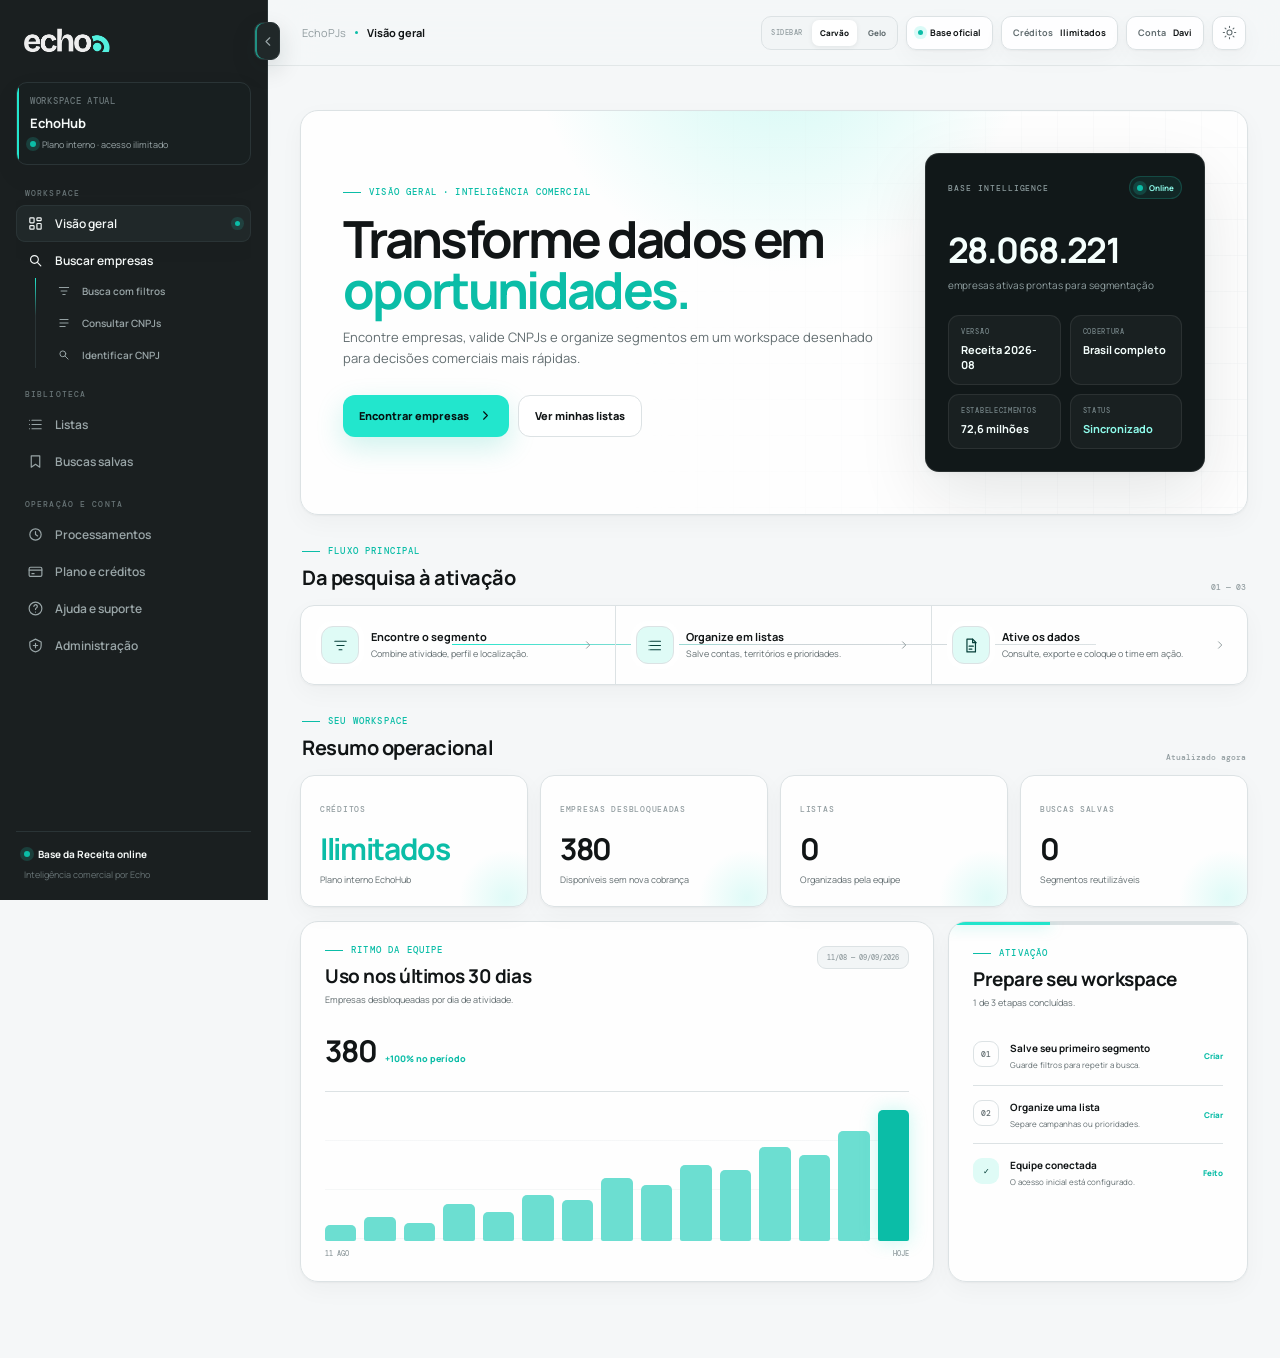
<file: design-previews/premium-dashboard-concept.html>
<!doctype html>
<html lang="pt-BR" data-theme="light" data-rail-style="charcoal">
<head>
  <meta charset="utf-8">
  <meta name="viewport" content="width=device-width, initial-scale=1">
  <title>EchoPJs — conceito premium/tech</title>
  <style>
    @import url("https://fonts.googleapis.com/css2?family=DM+Mono:wght@400;500&family=Manrope:wght@400;500;600;700;800&display=swap");

    :root {
      color-scheme: light;
      --accent: #22e6cd;
      --accent-strong: #0bbda7;
      --accent-ink: #063f39;
      --accent-soft: #dffbf6;
      --canvas: #f5f7f8;
      --surface: rgba(255, 255, 255, .88);
      --surface-solid: #ffffff;
      --surface-soft: #f2f5f6;
      --ink: #111516;
      --muted: #626d70;
      --quiet: #929da0;
      --line: #dce2e4;
      --line-strong: #cbd3d6;
      --shadow-sm: 0 1px 2px rgba(11, 25, 27, .04), 0 8px 24px rgba(11, 25, 27, .035);
      --shadow-lg: 0 24px 70px rgba(10, 30, 31, .10), 0 2px 8px rgba(10, 30, 31, .04);
      --radius-sm: 9px;
      --radius-md: 14px;
      --radius-lg: 18px;
      --rail-width: 268px;
      --rail-bg: #fbfcfc;
      --rail-surface: #ffffff;
      --rail-active: #f3f7f6;
      --rail-ink: #111516;
      --rail-muted: #677174;
      --rail-quiet: #929da0;
      --rail-line: #e0e5e6;
    }

    :root[data-theme="dark"] {
      color-scheme: dark;
      --canvas: #0e1112;
      --surface: rgba(24, 30, 31, .88);
      --surface-solid: #181e1f;
      --surface-soft: #111617;
      --ink: #f5f9f8;
      --muted: #a7b0b1;
      --quiet: #707b7d;
      --line: #293133;
      --line-strong: #394446;
      --accent-soft: rgba(34, 230, 205, .11);
      --accent-ink: #a8fff3;
      --shadow-sm: 0 1px 2px rgba(0, 0, 0, .22), 0 10px 28px rgba(0, 0, 0, .12);
      --shadow-lg: 0 28px 80px rgba(0, 0, 0, .32);
    }

    :root[data-rail-style="charcoal"] {
      --rail-bg: #111617;
      --rail-surface: #181f20;
      --rail-active: #202829;
      --rail-ink: #f4f8f7;
      --rail-muted: #9aa6a8;
      --rail-quiet: #697577;
      --rail-line: #2a3436;
    }

    * { box-sizing: border-box; }
    html { background: var(--canvas); }
    body { min-width: 320px; margin: 0; color: var(--ink); background: var(--canvas); font-family: "Manrope", system-ui, sans-serif; -webkit-font-smoothing: antialiased; }
    button, a { color: inherit; font: inherit; }
    button { border: 0; }
    svg { display: block; }

    .app { min-height: 100vh; }
    .rail { position: fixed; z-index: 30; inset: 0 auto 0 0; display: flex; width: var(--rail-width); flex-direction: column; padding: 20px 16px 16px; border-right: 1px solid var(--rail-line); color: var(--rail-ink); background: color-mix(in srgb, var(--rail-bg) 96%, transparent); backdrop-filter: blur(24px); transition: width .22s ease, padding .22s ease; }
    .brand { display: flex; height: 42px; align-items: center; gap: 10px; padding: 0 7px; }
    .brand img { width: 112px; height: 38px; object-fit: contain; object-position: left center; }
    .brand-logo-charcoal { display: none; }
    :root[data-rail-style="charcoal"] .brand-logo-ice { display: none; }
    :root[data-rail-style="charcoal"] .brand-logo-charcoal { display: block; }
    .collapse { position: absolute; z-index: 3; top: 22px; right: -13px; display: grid; width: 26px; height: 38px; place-items: center; border: 1px solid var(--rail-line); border-radius: 9px; color: var(--rail-muted); background: var(--rail-active); box-shadow: inset 2px 0 0 color-mix(in srgb, var(--accent) 55%, transparent), 0 9px 24px rgba(10, 25, 27, .14); cursor: pointer; transition: color .15s ease, background .15s ease, transform .15s ease; }
    .collapse:hover { color: var(--rail-ink); background: color-mix(in srgb, var(--rail-active) 76%, var(--accent-soft)); transform: translateX(1px); }
    .collapse svg { width: 15px; fill: none; stroke: currentColor; stroke-width: 1.8; stroke-linecap: round; stroke-linejoin: round; transition: transform .22s ease; }

    .org-card { position: relative; margin: 20px 0 24px; padding: 13px; overflow: hidden; border: 1px solid var(--rail-line); border-radius: 11px; background: var(--rail-surface); box-shadow: 0 10px 28px rgba(0, 0, 0, .06); }
    .org-card::before { position: absolute; inset: 0 auto 0 0; width: 2px; background: var(--accent); content: ""; }
    .org-card small, .org-card strong { display: block; }
    .org-card small { color: var(--rail-quiet); font: 500 9px/1.2 "DM Mono", monospace; letter-spacing: .08em; text-transform: uppercase; }
    .org-card strong { margin-top: 7px; font-size: 13px; }
    .org-meta { display: flex; align-items: center; gap: 6px; margin-top: 6px; color: var(--rail-muted); font-size: 9px; }
    .status-dot { width: 6px; height: 6px; border-radius: 99px; background: var(--accent-strong); box-shadow: 0 0 0 4px color-mix(in srgb, var(--accent) 16%, transparent); }

    .nav { min-height: 0; overflow-y: auto; scrollbar-width: thin; }
    .nav-label { display: block; margin: 20px 9px 8px; color: var(--rail-quiet); font: 500 8px/1 "DM Mono", monospace; letter-spacing: .14em; text-transform: uppercase; }
    .nav-label:first-child { margin-top: 0; }
    .nav-item, .nav-parent { display: flex; width: 100%; align-items: center; gap: 11px; padding: 10px 11px; border-radius: 9px; color: var(--rail-muted); background: transparent; cursor: pointer; text-align: left; text-decoration: none; transition: color .15s ease, background .15s ease, transform .15s ease; }
    .nav-item:hover { color: var(--rail-ink); background: color-mix(in srgb, var(--rail-active) 72%, transparent); }
    .nav-item.active { color: var(--rail-ink); background: var(--rail-active); box-shadow: inset 0 0 0 1px var(--rail-line), 0 6px 18px rgba(0, 0, 0, .07); }
    .nav-item.active::after { width: 5px; height: 5px; margin-left: auto; border-radius: 99px; background: var(--accent-strong); box-shadow: 0 0 0 4px color-mix(in srgb, var(--accent) 13%, transparent); content: ""; }
    .nav-item svg, .nav-parent svg { width: 17px; height: 17px; flex: 0 0 auto; fill: none; stroke: currentColor; stroke-width: 1.65; stroke-linecap: round; stroke-linejoin: round; }
    .nav-item span, .nav-parent span { overflow: hidden; font-size: 12px; font-weight: 600; text-overflow: ellipsis; white-space: nowrap; }
    .nav-parent { padding-bottom: 7px; color: var(--rail-ink); cursor: default; }
    .subnav { position: relative; display: grid; gap: 2px; margin-left: 19px; padding-left: 13px; }
    .subnav::before { position: absolute; inset: 2px auto 2px 0; width: 1px; background: linear-gradient(var(--accent), var(--rail-line) 42%, var(--rail-line)); content: ""; }
    .subnav .nav-item { padding: 8px 9px; }
    .subnav .nav-item span { font-size: 10px; }
    .subnav .nav-item svg { width: 14px; height: 14px; }

    .rail-foot { margin-top: auto; padding: 15px 8px 3px; border-top: 1px solid var(--rail-line); }
    .rail-foot-row { display: flex; align-items: center; gap: 8px; font-size: 10px; font-weight: 700; }
    .rail-foot p { margin: 7px 0 0; color: var(--rail-quiet); font-size: 9px; }

    .frame { min-height: 100vh; margin-left: var(--rail-width); transition: margin-left .22s ease; }
    .topbar { position: sticky; z-index: 20; top: 0; display: flex; height: 66px; align-items: center; justify-content: space-between; padding: 0 34px; border-bottom: 1px solid color-mix(in srgb, var(--line) 76%, transparent); background: color-mix(in srgb, var(--canvas) 82%, transparent); backdrop-filter: blur(22px); }
    .crumb { display: flex; align-items: center; gap: 9px; color: var(--quiet); font-size: 11px; }
    .crumb b { color: var(--ink); font-weight: 700; }
    .crumb i { width: 3px; height: 3px; border-radius: 99px; background: var(--accent-strong); }
    .top-actions { display: flex; align-items: center; gap: 8px; }
    .preview-variants { display: flex; height: 34px; align-items: center; gap: 3px; padding: 3px; border: 1px solid var(--line); border-radius: 10px; background: var(--surface-soft); }
    .preview-variants > span { padding: 0 6px; color: var(--quiet); font: 500 7px/1 "DM Mono", monospace; letter-spacing: .08em; text-transform: uppercase; }
    .preview-variants button { height: 26px; padding: 0 8px; border-radius: 7px; color: var(--muted); background: transparent; cursor: pointer; font-size: 8px; font-weight: 800; }
    .preview-variants button.active { color: var(--ink); background: var(--surface-solid); box-shadow: 0 1px 5px rgba(10, 25, 27, .08); }
    .signal, .icon-button { display: inline-flex; height: 34px; align-items: center; gap: 7px; padding: 0 11px; border: 1px solid var(--line); border-radius: 10px; color: var(--muted); background: var(--surface); box-shadow: var(--shadow-sm); font-size: 9px; font-weight: 700; }
    .signal strong { color: var(--ink); }
    .signal .status-dot { width: 5px; height: 5px; }
    .icon-button { width: 34px; justify-content: center; padding: 0; cursor: pointer; }
    .icon-button svg { width: 15px; fill: none; stroke: currentColor; stroke-width: 1.7; stroke-linecap: round; stroke-linejoin: round; }

    .content { width: min(1260px, calc(100% - 64px)); margin: 0 auto; padding: 44px 0 76px; }
    .hero { position: relative; display: grid; min-height: 278px; grid-template-columns: minmax(0, 1.35fr) minmax(280px, .65fr); gap: 36px; align-items: center; padding: 42px; overflow: hidden; border: 1px solid var(--line); border-radius: var(--radius-lg); background: var(--surface); box-shadow: var(--shadow-sm); }
    .hero::before { position: absolute; width: 540px; height: 540px; top: -360px; left: 22%; border-radius: 50%; background: radial-gradient(circle, color-mix(in srgb, var(--accent) 22%, transparent), transparent 66%); content: ""; pointer-events: none; }
    .hero::after { position: absolute; inset: 0; opacity: .36; background-image: linear-gradient(color-mix(in srgb, var(--line) 45%, transparent) 1px, transparent 1px), linear-gradient(90deg, color-mix(in srgb, var(--line) 45%, transparent) 1px, transparent 1px); background-size: 36px 36px; mask-image: linear-gradient(90deg, transparent 34%, #000); content: ""; pointer-events: none; }
    .hero-copy, .intelligence-card { position: relative; z-index: 1; }
    .eyebrow { display: flex; align-items: center; gap: 8px; color: var(--accent-strong); font: 500 9px/1 "DM Mono", monospace; letter-spacing: .13em; text-transform: uppercase; }
    .eyebrow::before { width: 18px; height: 1px; background: currentColor; content: ""; }
    h1 { max-width: 760px; margin: 16px 0 13px; font-size: clamp(38px, 4vw, 62px); font-weight: 700; letter-spacing: -.052em; line-height: .98; }
    h1 span { color: var(--accent-strong); }
    .hero-copy > p { max-width: 620px; margin: 0; color: var(--muted); font-size: 13px; line-height: 1.65; }
    .hero-actions { display: flex; flex-wrap: wrap; gap: 9px; margin-top: 25px; }
    .primary, .secondary { display: inline-flex; height: 42px; align-items: center; justify-content: center; gap: 9px; padding: 0 16px; border-radius: 12px; cursor: pointer; font-size: 11px; font-weight: 800; }
    .primary { color: #061211; background: var(--accent); box-shadow: 0 10px 28px rgba(15, 194, 171, .20); }
    .secondary { border: 1px solid var(--line); color: var(--ink); background: var(--surface-solid); }
    .primary svg, .secondary svg { width: 15px; fill: none; stroke: currentColor; stroke-width: 1.8; stroke-linecap: round; stroke-linejoin: round; }

    .intelligence-card { padding: 22px; border: 1px solid rgba(255, 255, 255, .10); border-radius: 14px; color: #f5fffd; background: #111819; box-shadow: var(--shadow-lg); }
    .intel-head { display: flex; align-items: center; justify-content: space-between; gap: 16px; }
    .intel-head span { color: #8c9b9d; font: 500 8px/1 "DM Mono", monospace; letter-spacing: .12em; text-transform: uppercase; }
    .live-pill { display: inline-flex; align-items: center; gap: 6px; padding: 5px 7px; border: 1px solid rgba(34, 230, 205, .18); border-radius: 99px; color: #8ffcec; background: rgba(34, 230, 205, .07); font-size: 8px; font-weight: 700; }
    .intel-number { margin: 27px 0 4px; font-size: 35px; font-weight: 700; letter-spacing: -.045em; }
    .intel-caption { color: #91a0a2; font-size: 10px; }
    .intel-grid { display: grid; grid-template-columns: 1fr 1fr; gap: 9px; margin-top: 23px; }
    .intel-grid div { padding: 12px; border: 1px solid rgba(255, 255, 255, .08); border-radius: 11px; background: rgba(255, 255, 255, .035); }
    .intel-grid small, .intel-grid strong { display: block; }
    .intel-grid small { color: #748386; font: 500 7px/1 "DM Mono", monospace; letter-spacing: .1em; text-transform: uppercase; }
    .intel-grid strong { margin-top: 7px; font-size: 11px; }

    .section-head { display: flex; align-items: end; justify-content: space-between; gap: 24px; margin: 32px 2px 14px; }
    .section-head h2 { margin: 8px 0 0; font-size: 20px; letter-spacing: -.025em; }
    .section-head p { margin: 0; color: var(--quiet); font: 500 8px/1 "DM Mono", monospace; }

    .workflow { position: relative; display: grid; grid-template-columns: repeat(3, 1fr); overflow: hidden; border: 1px solid var(--line); border-radius: var(--radius-md); background: var(--surface); box-shadow: var(--shadow-sm); }
    .workflow::before { position: absolute; z-index: 0; top: 38px; right: 16%; left: 16%; height: 1px; background: linear-gradient(90deg, var(--accent), var(--line-strong) 50%, var(--line)); content: ""; }
    .workflow-step { position: relative; z-index: 1; display: grid; grid-template-columns: 38px minmax(0, 1fr) auto; gap: 12px; align-items: center; padding: 20px; border-right: 1px solid var(--line); background: transparent; cursor: pointer; text-align: left; transition: background .15s ease; }
    .workflow-step:last-child { border-right: 0; }
    .workflow-step:hover { background: color-mix(in srgb, var(--accent-soft) 42%, transparent); }
    .workflow-icon { display: grid; width: 38px; height: 38px; place-items: center; border: 1px solid var(--line); border-radius: 12px; color: var(--accent-ink); background: var(--accent-soft); box-shadow: 0 0 0 5px var(--surface-solid); }
    .workflow-icon svg { width: 17px; height: 17px; fill: none; stroke: currentColor; stroke-width: 1.7; stroke-linecap: round; stroke-linejoin: round; }
    .workflow-step strong, .workflow-step small { display: block; }
    .workflow-step strong { font-size: 11px; }
    .workflow-step small { margin-top: 4px; color: var(--muted); font-size: 9px; line-height: 1.4; }
    .workflow-step > svg { width: 14px; fill: none; stroke: var(--quiet); stroke-width: 1.7; }

    .metrics { display: grid; grid-template-columns: repeat(4, 1fr); gap: 12px; }
    .metric { position: relative; min-height: 132px; padding: 19px; overflow: hidden; border: 1px solid var(--line); border-radius: var(--radius-md); background: var(--surface); box-shadow: var(--shadow-sm); }
    .metric::after { position: absolute; right: -30px; bottom: -42px; width: 100px; height: 100px; border-radius: 50%; background: radial-gradient(circle, color-mix(in srgb, var(--accent) 14%, transparent), transparent 68%); content: ""; }
    .metric-label { color: var(--quiet); font: 500 8px/1.2 "DM Mono", monospace; letter-spacing: .09em; text-transform: uppercase; }
    .metric strong { display: block; margin-top: 17px; font-size: 30px; letter-spacing: -.045em; line-height: 1; }
    .metric p { margin: 9px 0 0; color: var(--muted); font-size: 9px; }
    .metric .metric-accent { color: var(--accent-strong); }

    .dashboard-grid { display: grid; grid-template-columns: minmax(0, 1.45fr) minmax(300px, .55fr); gap: 14px; margin-top: 14px; }
    .panel { border: 1px solid var(--line); border-radius: var(--radius-lg); background: var(--surface); box-shadow: var(--shadow-sm); }
    .panel-head { display: flex; align-items: flex-start; justify-content: space-between; gap: 20px; padding: 24px 24px 0; }
    .panel-head h3 { margin: 8px 0 4px; font-size: 19px; letter-spacing: -.025em; }
    .panel-head p { margin: 0; color: var(--muted); font-size: 9px; }
    .date-chip { padding: 7px 9px; border: 1px solid var(--line); border-radius: 9px; color: var(--quiet); background: var(--surface-soft); font: 500 7px/1 "DM Mono", monospace; white-space: nowrap; }

    .chart-wrap { padding: 24px; }
    .chart-summary { display: flex; align-items: baseline; gap: 9px; }
    .chart-summary strong { font-size: 30px; letter-spacing: -.04em; }
    .chart-summary span { color: var(--accent-strong); font-size: 9px; font-weight: 800; }
    .chart { display: grid; height: 150px; grid-template-columns: repeat(15, 1fr); gap: 8px; align-items: end; margin-top: 20px; padding-top: 18px; border-top: 1px solid var(--line); background: repeating-linear-gradient(to bottom, transparent 0, transparent 48px, color-mix(in srgb, var(--line) 52%, transparent) 49px); }
    .bar { min-height: 5px; border-radius: 5px 5px 2px 2px; background: color-mix(in srgb, var(--accent) 56%, var(--line-strong)); transition: filter .15s ease, transform .15s ease; }
    .bar:hover { filter: saturate(1.35); transform: translateY(-2px); }
    .bar.active { background: var(--accent-strong); box-shadow: 0 0 18px rgba(34, 230, 205, .25); }
    .chart-legend { display: flex; justify-content: space-between; margin-top: 9px; color: var(--quiet); font: 500 7px/1 "DM Mono", monospace; }

    .setup-panel { overflow: hidden; }
    .setup-progress { height: 3px; background: var(--line); }
    .setup-progress span { display: block; width: 34%; height: 100%; background: var(--accent); box-shadow: 0 0 14px rgba(34, 230, 205, .5); }
    .setup-list { display: grid; padding: 18px 24px 24px; }
    .setup-item { display: grid; grid-template-columns: 26px minmax(0, 1fr) auto; gap: 11px; align-items: start; padding: 14px 0; border-bottom: 1px solid var(--line); }
    .setup-item:last-child { border-bottom: 0; }
    .setup-number { display: grid; width: 26px; height: 26px; place-items: center; border: 1px solid var(--line); border-radius: 9px; color: var(--muted); font: 500 8px/1 "DM Mono", monospace; }
    .setup-item.done .setup-number { border-color: transparent; color: var(--accent-ink); background: var(--accent-soft); }
    .setup-item strong, .setup-item small { display: block; }
    .setup-item strong { font-size: 10px; }
    .setup-item small { margin-top: 4px; color: var(--muted); font-size: 8px; line-height: 1.45; }
    .setup-item a { align-self: center; color: var(--accent-strong); font-size: 8px; font-weight: 800; text-decoration: none; }

    :root[data-rail="collapsed"] { --rail-width: 80px; }
    :root[data-rail="collapsed"] .rail { padding-inline: 13px; }
    :root[data-rail="collapsed"] .brand { justify-content: center; padding: 0; }
    :root[data-rail="collapsed"] .brand img,
    :root[data-rail="collapsed"] .org-card,
    :root[data-rail="collapsed"] .nav-label,
    :root[data-rail="collapsed"] .nav-item span,
    :root[data-rail="collapsed"] .nav-parent span,
    :root[data-rail="collapsed"] .rail-foot { display: none; }
    :root[data-rail="collapsed"] .collapse svg { transform: rotate(180deg); }
    :root[data-rail="collapsed"] .nav-item,
    :root[data-rail="collapsed"] .nav-parent { position: relative; justify-content: center; padding: 11px; }
    :root[data-rail="collapsed"] .nav-item.active::after { position: absolute; right: 4px; margin: 0; }
    :root[data-rail="collapsed"] .subnav { margin: 0; padding: 0; }
    :root[data-rail="collapsed"] .subnav::before { display: none; }

    @media (max-width: 1060px) {
      .hero { grid-template-columns: 1fr; }
      .intelligence-card { display: grid; grid-template-columns: 1fr 1fr; gap: 12px; }
      .intel-head, .intel-number, .intel-caption { grid-column: 1; }
      .intel-grid { grid-column: 2; grid-row: 1 / span 3; margin: 0; }
      .metrics { grid-template-columns: repeat(2, 1fr); }
      .dashboard-grid { grid-template-columns: 1fr; }
    }

    @media (max-width: 780px) {
      :root { --rail-width: 0px; }
      .rail { position: sticky; inset: 0; width: 100%; height: 56px; flex-direction: row; align-items: center; padding: 8px 12px; overflow-x: auto; border-right: 0; border-bottom: 1px solid var(--line); }
      .brand, .org-card, .nav-label, .nav-parent, .rail-foot, .collapse { display: none; }
      .nav { display: flex; overflow: visible; }
      .subnav { display: contents; }
      .nav > .nav-item, .subnav .nav-item { width: auto; flex: 0 0 auto; padding: 10px; }
      .nav-item span { display: none; }
      .frame { margin-left: 0; }
      .topbar { top: 56px; padding-inline: 14px; }
      .signal:nth-of-type(2), .signal:nth-of-type(3), .preview-variants { display: none; }
      .content { width: min(100% - 26px, 1260px); padding-top: 24px; }
      .hero { padding: 26px; }
      .hero::after { display: none; }
      .intelligence-card { display: block; }
      .intel-grid { margin-top: 20px; }
      .workflow { grid-template-columns: 1fr; }
      .workflow::before { display: none; }
      .workflow-step { border-right: 0; border-bottom: 1px solid var(--line); }
      .metrics { grid-template-columns: 1fr 1fr; }
    }

    @media (max-width: 520px) {
      .crumb span, .signal:first-child { display: none; }
      .topbar { height: 58px; }
      h1 { font-size: 39px; }
      .hero { padding: 23px 20px; }
      .hero-copy > p { font-size: 11px; }
      .intelligence-card { margin-inline: -5px; }
      .metrics { grid-template-columns: 1fr; }
      .panel-head { flex-direction: column; }
      .chart { gap: 4px; }
    }

    @media (prefers-reduced-motion: reduce) {
      *, *::before, *::after { transition-duration: .01ms !important; }
    }
  </style>
</head>
<body>
  <div class="app">
    <aside class="rail" aria-label="Navegação principal">
      <div class="brand">
        <img class="brand-logo-ice" src="../service/static/assets/echo-wordmark-dark.png" alt="Echo PJs">
        <img class="brand-logo-charcoal" src="../service/static/assets/echo-wordmark-light.png" alt="Echo PJs">
        <button class="collapse" id="rail-toggle" type="button" aria-label="Recolher menu" title="Recolher menu">
          <svg viewBox="0 0 24 24" aria-hidden="true"><path d="m14 6-6 6 6 6"/></svg>
        </button>
      </div>

      <div class="org-card">
        <small>Workspace atual</small>
        <strong>EchoHub</strong>
        <div class="org-meta"><span class="status-dot"></span>Plano interno · acesso ilimitado</div>
      </div>

      <nav class="nav">
        <span class="nav-label">Workspace</span>
        <button class="nav-item active" type="button" title="Visão geral">
          <svg viewBox="0 0 24 24"><rect x="4" y="4" width="6" height="7" rx="1"/><rect x="14" y="4" width="6" height="4" rx="1"/><rect x="4" y="15" width="6" height="5" rx="1"/><rect x="14" y="12" width="6" height="8" rx="1"/></svg>
          <span>Visão geral</span>
        </button>
        <div class="nav-parent">
          <svg viewBox="0 0 24 24"><circle cx="10.5" cy="10.5" r="5.5"/><path d="m15 15 4.5 4.5"/></svg>
          <span>Buscar empresas</span>
        </div>
        <div class="subnav">
          <button class="nav-item" type="button" title="Busca com filtros">
            <svg viewBox="0 0 24 24"><path d="M4 6h16M7 12h10M10 18h4"/></svg>
            <span>Busca com filtros</span>
          </button>
          <button class="nav-item" type="button" title="Consultar CNPJs">
            <svg viewBox="0 0 24 24"><path d="M5 6h14M5 12h14M5 18h9"/></svg>
            <span>Consultar CNPJs</span>
          </button>
          <button class="nav-item" type="button" title="Identificar CNPJ">
            <svg viewBox="0 0 24 24"><circle cx="10" cy="10" r="5"/><path d="m14 14 5 5"/></svg>
            <span>Identificar CNPJ</span>
          </button>
        </div>

        <span class="nav-label">Biblioteca</span>
        <button class="nav-item" type="button" title="Listas">
          <svg viewBox="0 0 24 24"><path d="M7 6h13M7 12h13M7 18h13"/><path d="M3.5 6h.01M3.5 12h.01M3.5 18h.01"/></svg>
          <span>Listas</span>
        </button>
        <button class="nav-item" type="button" title="Buscas salvas">
          <svg viewBox="0 0 24 24"><path d="M6 4h12v16l-6-4-6 4V4Z"/></svg>
          <span>Buscas salvas</span>
        </button>

        <span class="nav-label">Operação e conta</span>
        <button class="nav-item" type="button" title="Processamentos">
          <svg viewBox="0 0 24 24"><circle cx="12" cy="12" r="8"/><path d="M12 8v4l3 2"/></svg>
          <span>Processamentos</span>
        </button>
        <button class="nav-item" type="button" title="Plano e créditos">
          <svg viewBox="0 0 24 24"><rect x="3" y="6" width="18" height="13" rx="2"/><path d="M3 10h18M7 15h3"/></svg>
          <span>Plano e créditos</span>
        </button>
        <button class="nav-item" type="button" title="Ajuda e suporte">
          <svg viewBox="0 0 24 24"><circle cx="12" cy="12" r="9"/><path d="M9.8 9a2.4 2.4 0 1 1 3.7 2c-1 .6-1.5 1.1-1.5 2.3M12 17h.01"/></svg>
          <span>Ajuda e suporte</span>
        </button>
        <button class="nav-item" type="button" title="Administração">
          <svg viewBox="0 0 24 24"><path d="M12 3 4 7v5c0 5 3.4 8 8 9 4.6-1 8-4 8-9V7l-8-4Z"/><path d="M9 12h6M12 9v6"/></svg>
          <span>Administração</span>
        </button>
      </nav>

      <div class="rail-foot">
        <div class="rail-foot-row"><span class="status-dot"></span>Base da Receita online</div>
        <p>Inteligência comercial por Echo</p>
      </div>
    </aside>

    <div class="frame">
      <header class="topbar">
        <div class="crumb"><span>EchoPJs</span><i></i><b>Visão geral</b></div>
        <div class="top-actions">
          <div class="preview-variants" aria-label="Comparar estilo da sidebar"><span>Sidebar</span><button type="button" data-rail-variant="charcoal">Carvão</button><button type="button" data-rail-variant="ice">Gelo</button></div>
          <span class="signal"><span class="status-dot"></span><strong>Base oficial</strong></span>
          <span class="signal">Créditos <strong>Ilimitados</strong></span>
          <span class="signal">Conta <strong>Davi</strong></span>
          <button class="icon-button" id="theme-toggle" type="button" aria-label="Alternar tema" title="Alternar tema">
            <svg viewBox="0 0 24 24"><circle cx="12" cy="12" r="4"/><path d="M12 2v2M12 20v2M4.9 4.9l1.4 1.4M17.7 17.7l1.4 1.4M2 12h2M20 12h2M4.9 19.1l1.4-1.4M17.7 6.3l1.4-1.4"/></svg>
          </button>
        </div>
      </header>

      <main class="content">
        <section class="hero">
          <div class="hero-copy">
            <span class="eyebrow">Visão geral · inteligência comercial</span>
            <h1>Transforme dados em <span>oportunidades.</span></h1>
            <p>Encontre empresas, valide CNPJs e organize segmentos em um workspace desenhado para decisões comerciais mais rápidas.</p>
            <div class="hero-actions">
              <button class="primary" type="button">Encontrar empresas <svg viewBox="0 0 24 24"><path d="m9 18 6-6-6-6"/></svg></button>
              <button class="secondary" type="button">Ver minhas listas</button>
            </div>
          </div>

          <aside class="intelligence-card">
            <div class="intel-head"><span>Base intelligence</span><b class="live-pill"><span class="status-dot"></span>Online</b></div>
            <div class="intel-number">28.068.221</div>
            <div class="intel-caption">empresas ativas prontas para segmentação</div>
            <div class="intel-grid">
              <div><small>Versão</small><strong>Receita 2026-08</strong></div>
              <div><small>Cobertura</small><strong>Brasil completo</strong></div>
              <div><small>Estabelecimentos</small><strong>72,6 milhões</strong></div>
              <div><small>Status</small><strong style="color:#8ffcec">Sincronizado</strong></div>
            </div>
          </aside>
        </section>

        <div class="section-head">
          <div><span class="eyebrow">Fluxo principal</span><h2>Da pesquisa à ativação</h2></div>
          <p>01 — 03</p>
        </div>
        <section class="workflow" aria-label="Ações rápidas">
          <button class="workflow-step" type="button">
            <span class="workflow-icon"><svg viewBox="0 0 24 24"><path d="M4 6h16M7 12h10M10 18h4"/></svg></span>
            <span><strong>Encontre o segmento</strong><small>Combine atividade, perfil e localização.</small></span>
            <svg viewBox="0 0 24 24"><path d="m9 18 6-6-6-6"/></svg>
          </button>
          <button class="workflow-step" type="button">
            <span class="workflow-icon"><svg viewBox="0 0 24 24"><path d="M5 6h14M5 12h14M5 18h14"/><path d="M3 6h.01M3 12h.01M3 18h.01"/></svg></span>
            <span><strong>Organize em listas</strong><small>Salve contas, territórios e prioridades.</small></span>
            <svg viewBox="0 0 24 24"><path d="m9 18 6-6-6-6"/></svg>
          </button>
          <button class="workflow-step" type="button">
            <span class="workflow-icon"><svg viewBox="0 0 24 24"><path d="M7 3h8l4 4v14H7V3Z"/><path d="M15 3v5h5M10 13h6M10 17h4"/></svg></span>
            <span><strong>Ative os dados</strong><small>Consulte, exporte e coloque o time em ação.</small></span>
            <svg viewBox="0 0 24 24"><path d="m9 18 6-6-6-6"/></svg>
          </button>
        </section>

        <div class="section-head">
          <div><span class="eyebrow">Seu workspace</span><h2>Resumo operacional</h2></div>
          <p>Atualizado agora</p>
        </div>
        <section class="metrics">
          <article class="metric"><span class="metric-label">Créditos</span><strong class="metric-accent">Ilimitados</strong><p>Plano interno EchoHub</p></article>
          <article class="metric"><span class="metric-label">Empresas desbloqueadas</span><strong>380</strong><p>Disponíveis sem nova cobrança</p></article>
          <article class="metric"><span class="metric-label">Listas</span><strong>0</strong><p>Organizadas pela equipe</p></article>
          <article class="metric"><span class="metric-label">Buscas salvas</span><strong>0</strong><p>Segmentos reutilizáveis</p></article>
        </section>

        <section class="dashboard-grid">
          <article class="panel">
            <header class="panel-head">
              <div><span class="eyebrow">Ritmo da equipe</span><h3>Uso nos últimos 30 dias</h3><p>Empresas desbloqueadas por dia de atividade.</p></div>
              <span class="date-chip">11/08 — 09/09/2026</span>
            </header>
            <div class="chart-wrap">
              <div class="chart-summary"><strong>380</strong><span>+100% no período</span></div>
              <div class="chart" aria-label="Gráfico ilustrativo de uso">
                <span class="bar" style="height:12%"></span><span class="bar" style="height:18%"></span><span class="bar" style="height:14%"></span><span class="bar" style="height:28%"></span><span class="bar" style="height:22%"></span><span class="bar" style="height:35%"></span><span class="bar" style="height:31%"></span><span class="bar" style="height:48%"></span><span class="bar" style="height:43%"></span><span class="bar" style="height:58%"></span><span class="bar" style="height:54%"></span><span class="bar" style="height:72%"></span><span class="bar" style="height:66%"></span><span class="bar" style="height:84%"></span><span class="bar active" style="height:100%"></span>
              </div>
              <div class="chart-legend"><span>11 AGO</span><span>HOJE</span></div>
            </div>
          </article>

          <article class="panel setup-panel">
            <div class="setup-progress"><span></span></div>
            <header class="panel-head"><div><span class="eyebrow">Ativação</span><h3>Prepare seu workspace</h3><p>1 de 3 etapas concluídas.</p></div></header>
            <div class="setup-list">
              <div class="setup-item"><span class="setup-number">01</span><span><strong>Salve seu primeiro segmento</strong><small>Guarde filtros para repetir a busca.</small></span><a href="#">Criar</a></div>
              <div class="setup-item"><span class="setup-number">02</span><span><strong>Organize uma lista</strong><small>Separe campanhas ou prioridades.</small></span><a href="#">Criar</a></div>
              <div class="setup-item done"><span class="setup-number">✓</span><span><strong>Equipe conectada</strong><small>O acesso inicial está configurado.</small></span><a href="#">Feito</a></div>
            </div>
          </article>
        </section>
      </main>
    </div>
  </div>

  <script>
    const root = document.documentElement;
    const railToggle = document.querySelector("#rail-toggle");
    const themeToggle = document.querySelector("#theme-toggle");
    const variantButtons = document.querySelectorAll("[data-rail-variant]");

    function applyRailVariant(variant) {
      const resolved = variant === "ice" ? "ice" : "charcoal";
      root.dataset.railStyle = resolved;
      variantButtons.forEach((button) => button.classList.toggle("active", button.dataset.railVariant === resolved));
      const url = new URL(location.href);
      url.searchParams.set("sidebar", resolved);
      history.replaceState({}, "", url);
    }

    applyRailVariant(new URLSearchParams(location.search).get("sidebar"));
    variantButtons.forEach((button) => button.addEventListener("click", () => applyRailVariant(button.dataset.railVariant)));

    railToggle.addEventListener("click", () => {
      const collapsed = root.dataset.rail === "collapsed";
      if (collapsed) delete root.dataset.rail;
      else root.dataset.rail = "collapsed";
      railToggle.title = collapsed ? "Recolher menu" : "Expandir menu";
      railToggle.setAttribute("aria-label", railToggle.title);
    });

    themeToggle.addEventListener("click", () => {
      root.dataset.theme = root.dataset.theme === "dark" ? "light" : "dark";
    });

    document.querySelectorAll(".nav-item").forEach((item) => item.addEventListener("click", () => {
      document.querySelectorAll(".nav-item").forEach((button) => button.classList.remove("active"));
      item.classList.add("active");
    }));
  </script>
</body>
</html>
</file>
